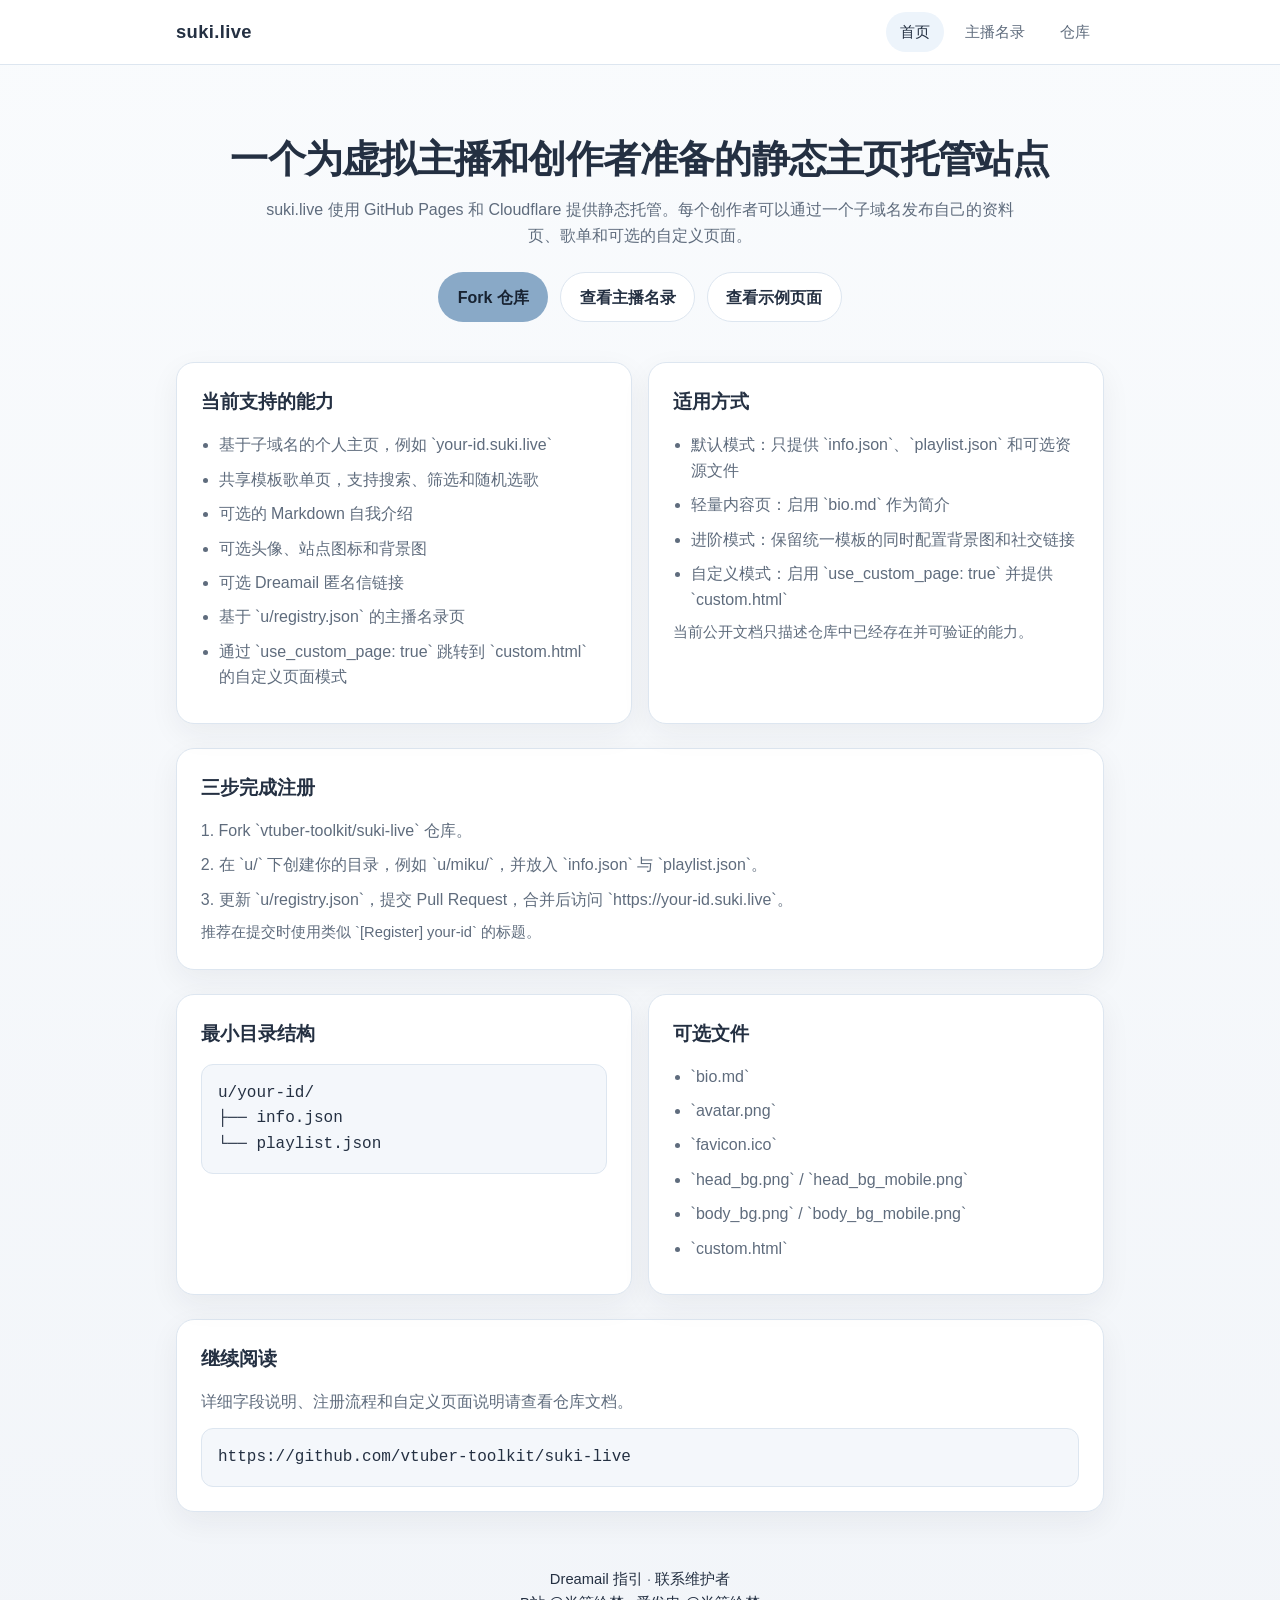
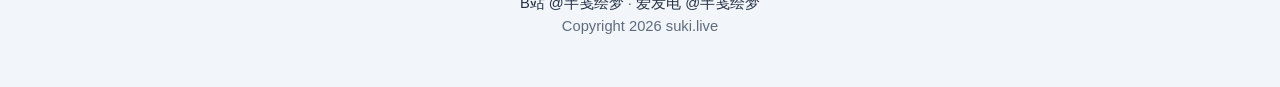
<file: index.html>
<!DOCTYPE html>
<html lang="zh-CN">

<head>
  <meta charset="UTF-8" />
  <meta name="viewport" content="width=device-width, initial-scale=1.0" />
  <title>suki.live</title>
  <link rel="stylesheet" href="/assets/css/site.css" />
</head>

<body class="home-page">
  <nav class="navbar">
    <div class="nav-content">
      <a href="/" class="nav-logo">suki.live</a>
      <div class="nav-links">
        <a href="/" class="nav-link active">首页</a>
        <a href="/registry.html" class="nav-link">主播名录</a>
        <a href="https://github.com/vtuber-toolkit/suki-live" class="nav-link" target="_blank" rel="noopener">仓库</a>
      </div>
    </div>
  </nav>

  <main class="container">
    <section class="hero">
      <h1>一个为虚拟主播和创作者准备的静态主页托管站点</h1>
      <p>
        suki.live 使用 GitHub Pages 和 Cloudflare 提供静态托管。每个创作者可以通过一个子域名发布自己的资料页、歌单和可选的自定义页面。
      </p>
      <div class="hero-links">
        <a href="https://github.com/vtuber-toolkit/suki-live/fork" class="button button-primary" target="_blank" rel="noopener">Fork 仓库</a>
        <a href="/registry.html" class="button button-secondary">查看主播名录</a>
        <a href="https://example.suki.live" class="button button-secondary" target="_blank" rel="noopener">查看示例页面</a>
      </div>
    </section>

    <section class="section grid">
      <div class="panel">
        <h2>当前支持的能力</h2>
        <ul class="feature-list">
          <li>基于子域名的个人主页，例如 `your-id.suki.live`</li>
          <li>共享模板歌单页，支持搜索、筛选和随机选歌</li>
          <li>可选的 Markdown 自我介绍</li>
          <li>可选头像、站点图标和背景图</li>
          <li>可选 Dreamail 匿名信链接</li>
          <li>基于 `u/registry.json` 的主播名录页</li>
          <li>通过 `use_custom_page: true` 跳转到 `custom.html` 的自定义页面模式</li>
        </ul>
      </div>
      <div class="panel">
        <h2>适用方式</h2>
        <ul class="feature-list">
          <li>默认模式：只提供 `info.json`、`playlist.json` 和可选资源文件</li>
          <li>轻量内容页：启用 `bio.md` 作为简介</li>
          <li>进阶模式：保留统一模板的同时配置背景图和社交链接</li>
          <li>自定义模式：启用 `use_custom_page: true` 并提供 `custom.html`</li>
        </ul>
        <p class="subtle">
          当前公开文档只描述仓库中已经存在并可验证的能力。
        </p>
      </div>
    </section>

    <section class="section panel">
      <h2>三步完成注册</h2>
      <ol class="step-list">
        <li>Fork `vtuber-toolkit/suki-live` 仓库。</li>
        <li>在 `u/` 下创建你的目录，例如 `u/miku/`，并放入 `info.json` 与 `playlist.json`。</li>
        <li>更新 `u/registry.json`，提交 Pull Request，合并后访问 `https://your-id.suki.live`。</li>
      </ol>
      <p class="subtle">
        推荐在提交时使用类似 `[Register] your-id` 的标题。
      </p>
    </section>

    <section class="section grid">
      <div class="panel">
        <h2>最小目录结构</h2>
        <pre><code>u/your-id/
├── info.json
└── playlist.json</code></pre>
      </div>
      <div class="panel">
        <h2>可选文件</h2>
        <ul class="file-list">
          <li>`bio.md`</li>
          <li>`avatar.png`</li>
          <li>`favicon.ico`</li>
          <li>`head_bg.png` / `head_bg_mobile.png`</li>
          <li>`body_bg.png` / `body_bg_mobile.png`</li>
          <li>`custom.html`</li>
        </ul>
      </div>
    </section>

    <section class="section panel">
      <h2>继续阅读</h2>
      <p>
        详细字段说明、注册流程和自定义页面说明请查看仓库文档。
      </p>
      <pre><code>https://github.com/vtuber-toolkit/suki-live</code></pre>
    </section>
  </main>

  <footer class="container">
    <p><a href="https://dreamail.cn/" target="_blank" rel="noopener">Dreamail 指引</a> · <a href="https://space.bilibili.com/491378910" target="_blank" rel="noopener">联系维护者</a></p>
    <p><a href="https://space.bilibili.com/491378910" target="_blank" rel="noopener">B站 @半笺绘梦</a> · <a href="https://afdian.com/a/NatsukoYamamura" target="_blank" rel="noopener">爱发电 @半笺绘梦</a></p>
    <p>Copyright 2026 suki.live</p>
  </footer>
</body>

</html>
</file>
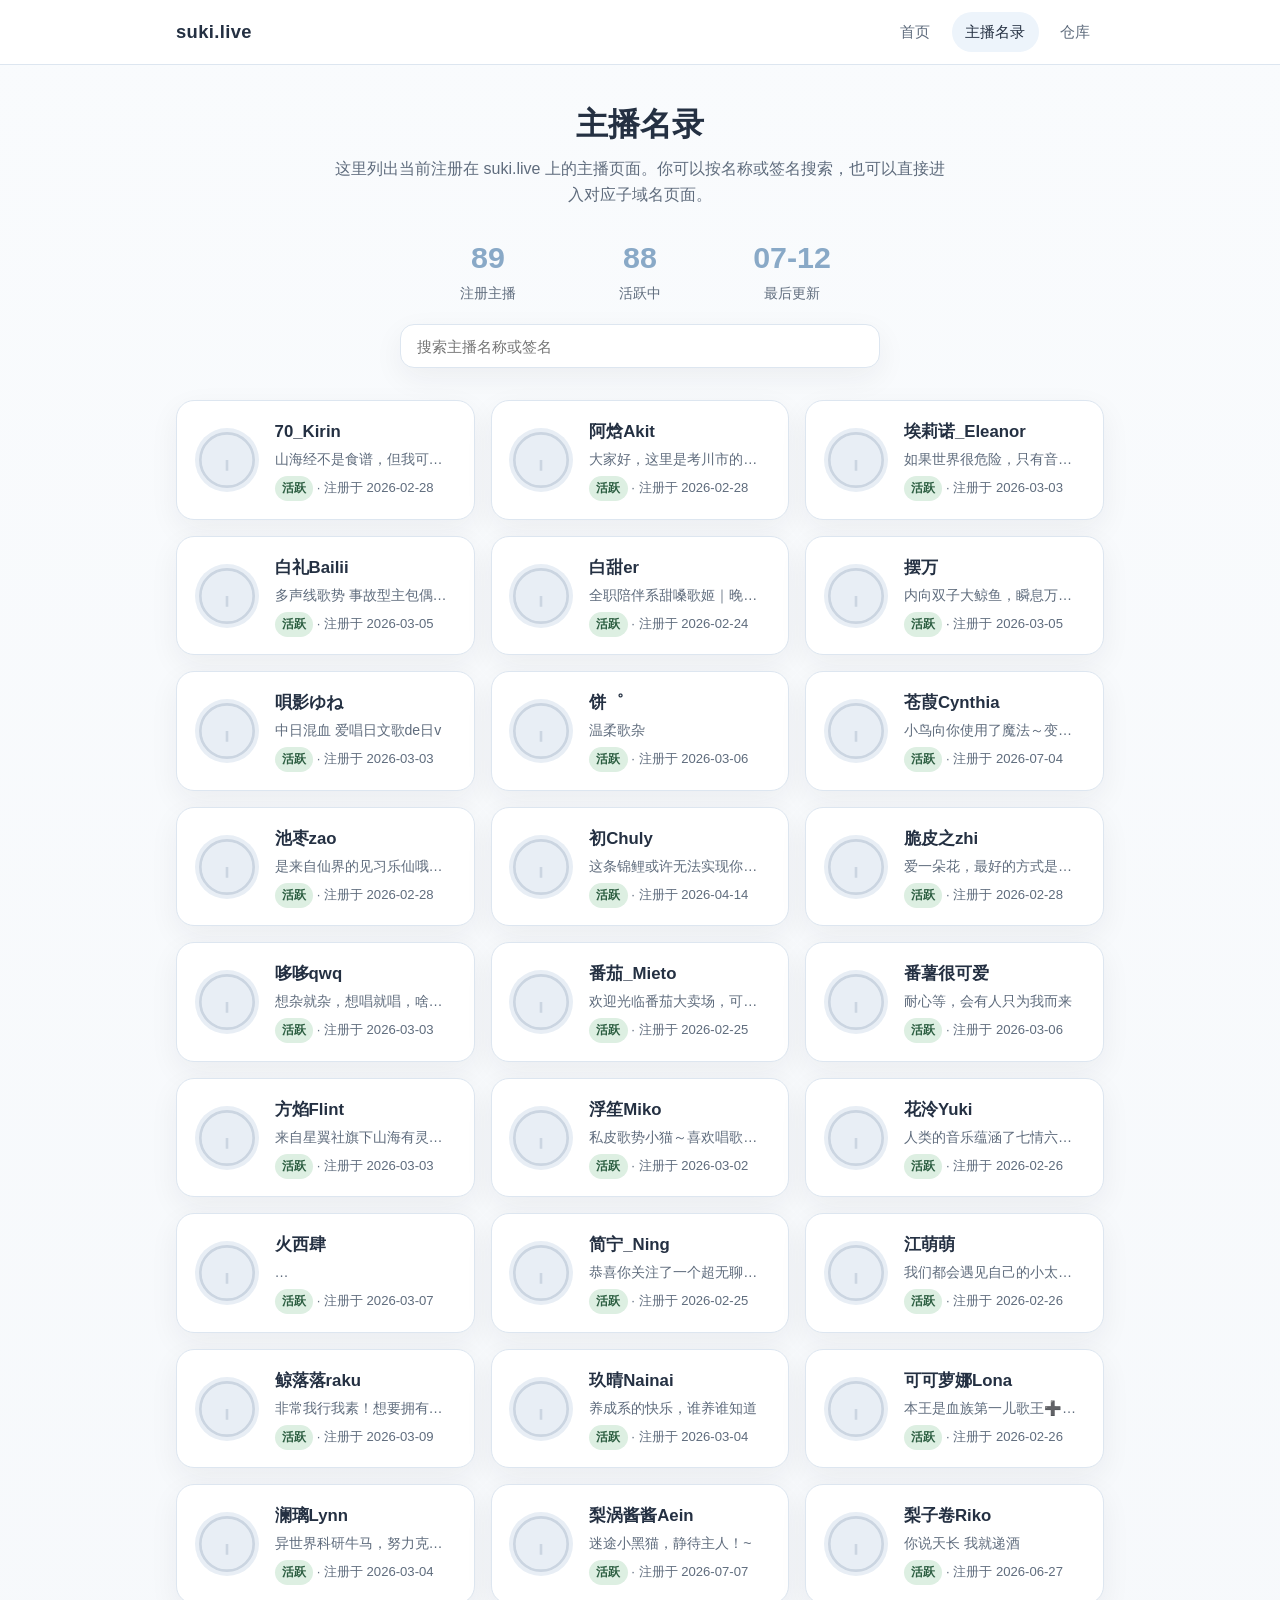
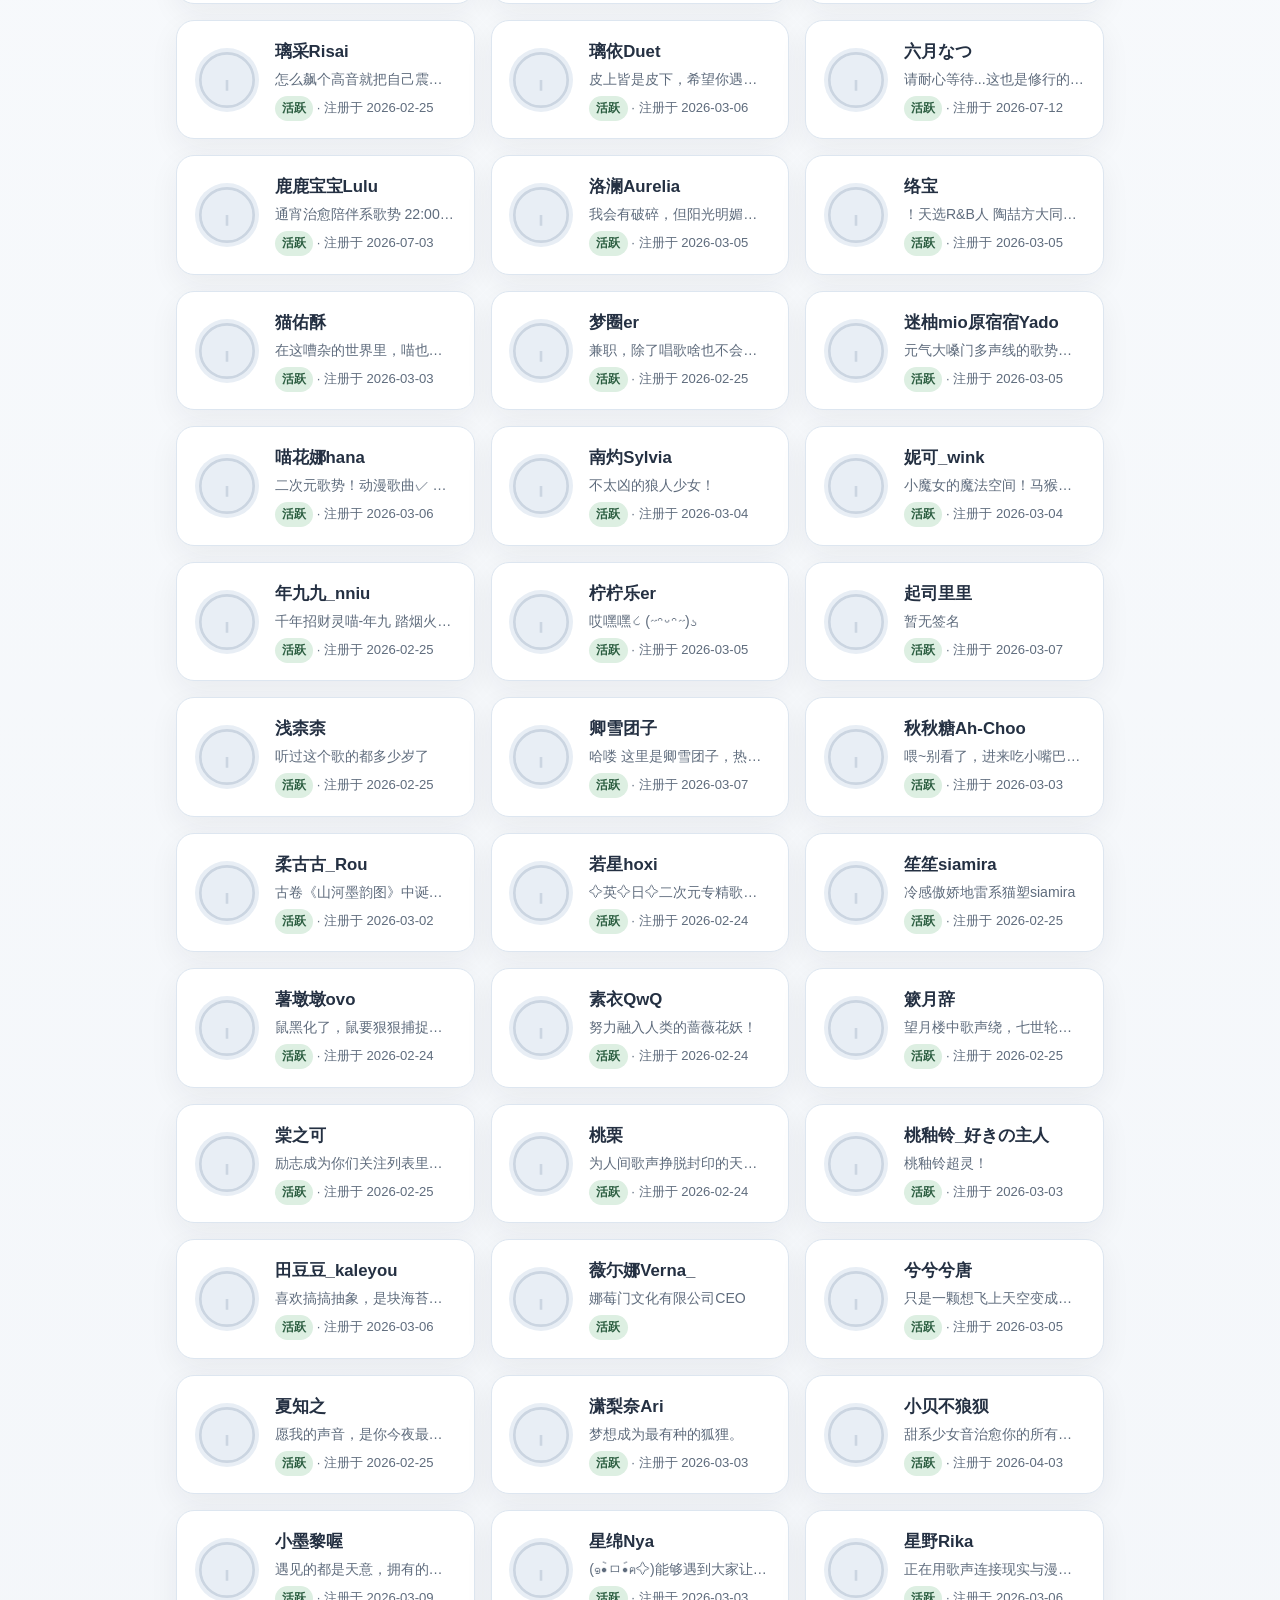
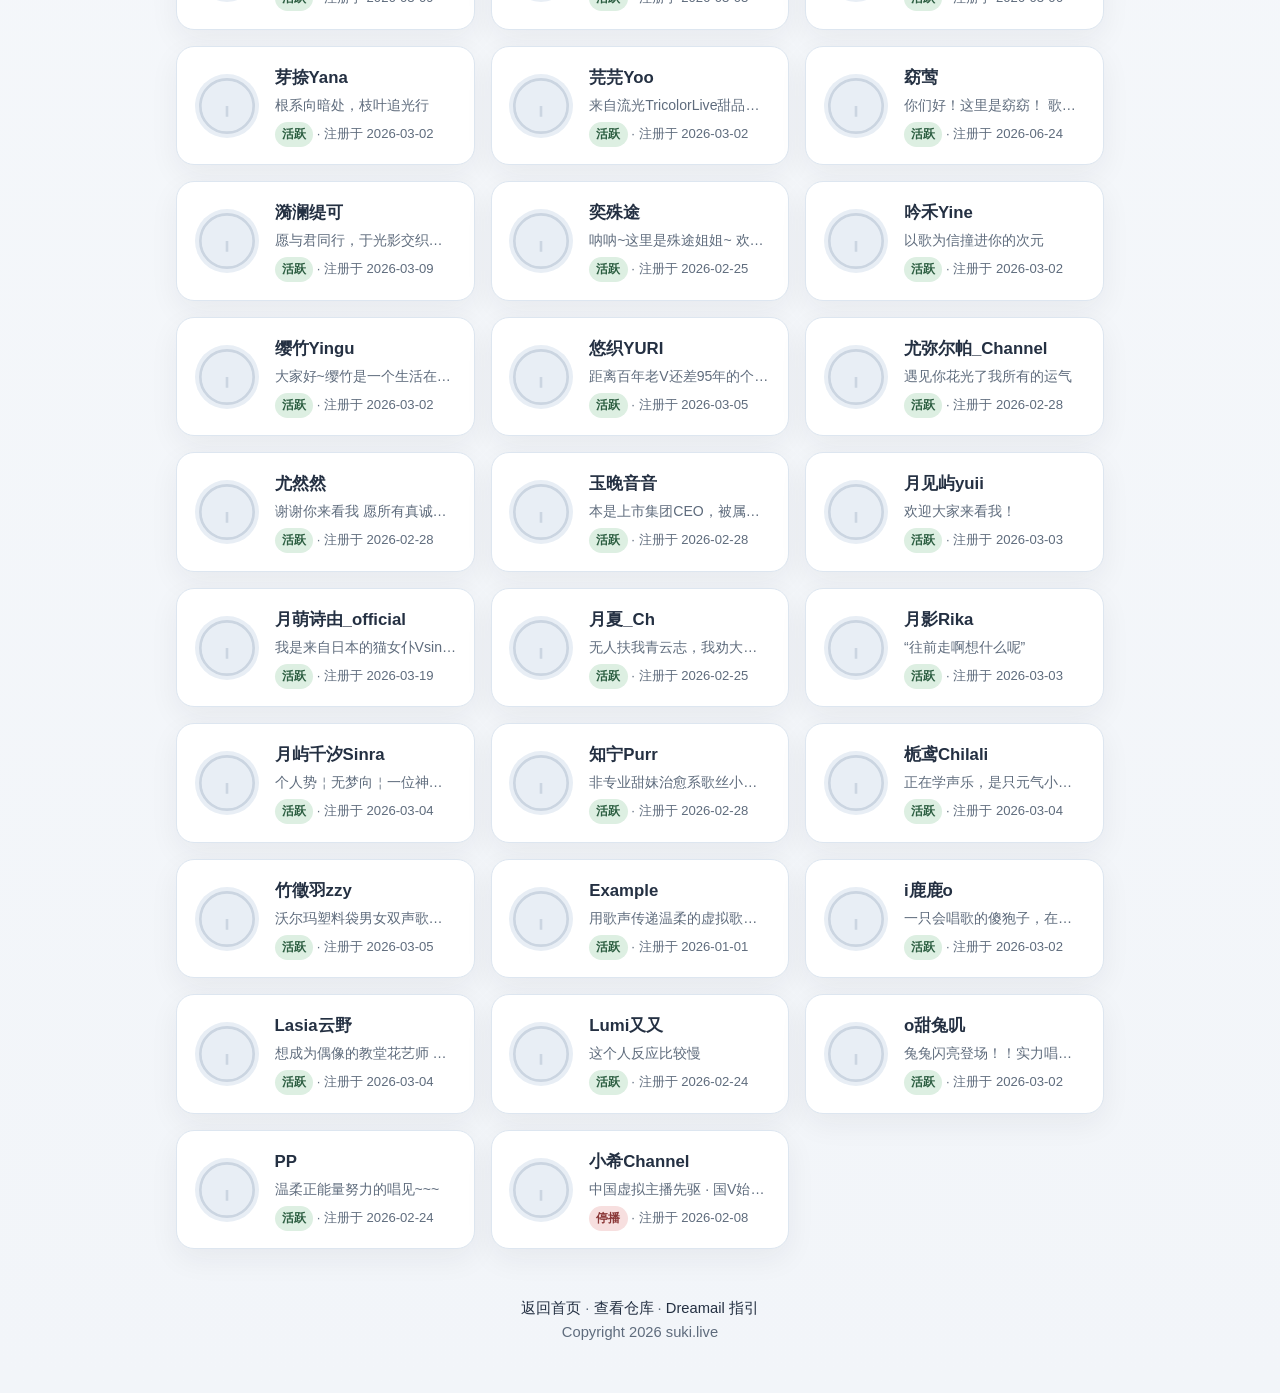
<file: registry.html>
<!DOCTYPE html>
<html lang="zh-CN">

<head>
  <meta charset="UTF-8" />
  <meta name="viewport" content="width=device-width, initial-scale=1.0" />
  <title>主播名录 · suki.live</title>
  <link rel="stylesheet" href="/assets/css/site.css" />
  <script src="/assets/js/registry.js" defer></script>
</head>

<body class="registry-page">
  <nav class="navbar">
    <div class="nav-content">
      <a href="/" class="nav-logo">suki.live</a>
      <div class="nav-links">
        <a href="/" class="nav-link">首页</a>
        <a href="/registry.html" class="nav-link active">主播名录</a>
        <a href="https://github.com/vtuber-toolkit/suki-live" class="nav-link" target="_blank" rel="noopener">仓库</a>
      </div>
    </div>
  </nav>

  <main class="container">
    <header>
      <h1>主播名录</h1>
      <p class="subtitle">这里列出当前注册在 suki.live 上的主播页面。你可以按名称或签名搜索，也可以直接进入对应子域名页面。</p>

      <div class="stats">
        <div class="stat-item">
          <div class="stat-num" id="total-count">-</div>
          <div class="stat-label">注册主播</div>
        </div>
        <div class="stat-item">
          <div class="stat-num" id="active-count">-</div>
          <div class="stat-label">活跃中</div>
        </div>
        <div class="stat-item">
          <div class="stat-num" id="updated-date">-</div>
          <div class="stat-label">最后更新</div>
        </div>
      </div>

      <div class="search-box">
        <input type="text" class="search-input" id="search-input" placeholder="搜索主播名称或签名" />
      </div>
    </header>

    <div id="vtuber-list" class="vtuber-grid">
      <div class="loading">
        <div class="loading-spinner"></div>
        <p>正在加载主播名录</p>
      </div>
    </div>

    <footer>
      <p><a href="/">返回首页</a> · <a href="https://github.com/vtuber-toolkit/suki-live" target="_blank" rel="noopener">查看仓库</a> · <a href="https://dreamail.cn/" target="_blank" rel="noopener">Dreamail 指引</a></p>
      <p>Copyright 2026 suki.live</p>
    </footer>
  </main>
</body>

</html>
</file>
<file: assets/css/site.css>
:root {
  --bg: #f7f8fb;
  --panel: #ffffff;
  --text: #243042;
  --text-light: #5f6c7d;
  --accent: #89a9c7;
  --accent-soft: #edf4fb;
  --border: #dde6f0;
  --shadow: 0 10px 30px rgba(26, 36, 51, 0.06);
}

* {
  box-sizing: border-box;
  margin: 0;
  padding: 0;
}

body {
  font-family: -apple-system, BlinkMacSystemFont, "Segoe UI", Roboto, "Helvetica Neue", Arial, sans-serif;
  background: linear-gradient(180deg, #f9fbfd 0%, #f2f5f9 100%);
  color: var(--text);
  line-height: 1.6;
}

a {
  color: inherit;
}

.navbar {
  position: sticky;
  top: 0;
  z-index: 1000;
  background: rgba(255, 255, 255, 0.92);
  backdrop-filter: blur(10px);
  border-bottom: 1px solid var(--border);
}

.nav-content,
.container {
  width: 100%;
  max-width: 960px;
  margin: 0 auto;
  padding: 0 1rem;
}

.nav-content {
  min-height: 64px;
  display: flex;
  align-items: center;
  justify-content: space-between;
  gap: 1rem;
}

.nav-logo {
  font-size: 1.15rem;
  font-weight: 700;
  color: var(--text);
  text-decoration: none;
  letter-spacing: 0.02em;
}

.nav-links {
  display: flex;
  gap: 0.5rem;
  flex-wrap: wrap;
  justify-content: flex-end;
}

.nav-link {
  color: var(--text-light);
  text-decoration: none;
  font-size: 0.95rem;
  padding: 0.5rem 0.85rem;
  border-radius: 999px;
  transition: background 0.2s, color 0.2s;
}

.nav-link:hover,
.nav-link.active {
  background: var(--accent-soft);
  color: var(--text);
}

.button {
  display: inline-block;
  padding: 0.7rem 1.15rem;
  border-radius: 999px;
  text-decoration: none;
  font-weight: 600;
  transition: transform 0.2s, background 0.2s, border-color 0.2s;
  border: 1px solid transparent;
}

.button:hover {
  transform: translateY(-1px);
}

.button-primary {
  background: var(--accent);
  color: #182332;
}

.button-secondary {
  background: var(--panel);
  color: var(--text);
  border-color: var(--border);
}

.panel {
  background: var(--panel);
  border: 1px solid var(--border);
  border-radius: 18px;
  box-shadow: var(--shadow);
}

.subtle {
  font-size: 0.92rem;
  color: var(--text-light);
}

footer {
  text-align: center;
  color: var(--text-light);
  font-size: 0.92rem;
}

footer a {
  color: var(--text);
  text-decoration: none;
}

footer a:hover {
  text-decoration: underline;
}

.home-page .hero {
  padding: 4.5rem 0 2.5rem;
  text-align: center;
}

.home-page .hero h1 {
  font-size: 2.4rem;
  line-height: 1.15;
  margin-bottom: 1rem;
  letter-spacing: -0.02em;
}

.home-page .hero p {
  max-width: 760px;
  margin: 0 auto 1.5rem;
  color: var(--text-light);
  font-size: 1rem;
}

.home-page .hero-links {
  display: flex;
  justify-content: center;
  gap: 0.75rem;
  flex-wrap: wrap;
}

.home-page .section {
  margin-bottom: 1.5rem;
}

.home-page .panel {
  padding: 1.5rem;
}

.home-page .panel h2 {
  font-size: 1.2rem;
  margin-bottom: 0.9rem;
}

.home-page .panel p,
.home-page .panel li {
  color: var(--text-light);
}

.home-page .grid {
  display: grid;
  grid-template-columns: repeat(2, minmax(0, 1fr));
  gap: 1rem;
}

.home-page .feature-list,
.home-page .step-list,
.home-page .file-list {
  padding-left: 1.1rem;
}

.home-page .feature-list li,
.home-page .step-list li,
.home-page .file-list li {
  margin-bottom: 0.55rem;
}

.home-page .panel code,
.home-page .panel pre {
  font-family: ui-monospace, SFMono-Regular, Menlo, Consolas, monospace;
}

.home-page .panel pre {
  background: #f4f7fb;
  border: 1px solid var(--border);
  border-radius: 12px;
  padding: 1rem;
  overflow-x: auto;
  margin-top: 0.8rem;
  color: var(--text);
}

.home-page footer {
  padding: 2rem 0 3rem;
}

.registry-page .container {
  padding-top: 2.5rem;
  padding-bottom: 3rem;
}

.registry-page header {
  text-align: center;
  margin-bottom: 2rem;
}

.registry-page h1 {
  font-size: 2rem;
  line-height: 1.2;
  margin-bottom: 0.8rem;
}

.registry-page .subtitle {
  color: var(--text-light);
  max-width: 620px;
  margin: 0 auto;
}

.registry-page .stats {
  display: flex;
  justify-content: center;
  gap: 2rem;
  flex-wrap: wrap;
  margin: 1.6rem 0 1.2rem;
}

.registry-page .stat-item {
  min-width: 120px;
  text-align: center;
}

.registry-page .stat-num {
  font-size: 1.9rem;
  font-weight: 700;
  color: var(--accent);
}

.registry-page .stat-label {
  color: var(--text-light);
  font-size: 0.9rem;
}

.registry-page .search-box {
  max-width: 480px;
  margin: 0 auto;
}

.registry-page .search-input {
  width: 100%;
  padding: 0.8rem 1rem;
  border: 1px solid var(--border);
  border-radius: 14px;
  background: var(--panel);
  color: var(--text);
  font-size: 0.95rem;
  box-shadow: var(--shadow);
}

.registry-page .search-input:focus {
  outline: none;
  border-color: var(--accent);
}

.registry-page .vtuber-grid {
  display: grid;
  grid-template-columns: repeat(auto-fill, minmax(280px, 1fr));
  gap: 1rem;
  margin-top: 2rem;
}

.registry-page .vtuber-card {
  display: flex;
  align-items: center;
  gap: 1rem;
  padding: 1.1rem;
  background: var(--panel);
  border: 1px solid var(--border);
  border-radius: 18px;
  text-decoration: none;
  color: inherit;
  box-shadow: var(--shadow);
  transition: transform 0.2s, border-color 0.2s;
}

.registry-page .vtuber-card:hover {
  transform: translateY(-2px);
  border-color: var(--accent);
}

.registry-page .vtuber-avatar {
  width: 64px;
  height: 64px;
  border-radius: 50%;
  object-fit: cover;
  background: #e8eef5;
  flex-shrink: 0;
}

.registry-page .vtuber-info {
  min-width: 0;
  flex: 1;
}

.registry-page .vtuber-name {
  font-size: 1.05rem;
  font-weight: 700;
  margin-bottom: 0.15rem;
  white-space: nowrap;
  overflow: hidden;
  text-overflow: ellipsis;
}

.registry-page .vtuber-tagline {
  color: var(--text-light);
  font-size: 0.88rem;
  white-space: nowrap;
  overflow: hidden;
  text-overflow: ellipsis;
}

.registry-page .vtuber-meta {
  margin-top: 0.35rem;
  color: var(--text-light);
  font-size: 0.82rem;
}

.registry-page .status-badge {
  display: inline-block;
  padding: 0.18rem 0.45rem;
  border-radius: 999px;
  font-size: 0.75rem;
  font-weight: 600;
}

.registry-page .status-active {
  background: #ddefe2;
  color: #2b5d40;
}

.registry-page .status-inactive {
  background: #f7dfdf;
  color: #8a3737;
}

.registry-page .status-banned,
.registry-page .status-memorial {
  background: #ece8f8;
  color: #53458d;
}

.registry-page .loading,
.registry-page .empty-state {
  grid-column: 1 / -1;
  text-align: center;
  padding: 3rem 1rem;
  color: var(--text-light);
  background: var(--panel);
  border: 1px solid var(--border);
  border-radius: 18px;
  box-shadow: var(--shadow);
}

.registry-page .empty-state h3 {
  margin-bottom: 0.5rem;
  color: var(--text);
}

.registry-page .loading-spinner {
  width: 40px;
  height: 40px;
  border: 3px solid var(--border);
  border-top-color: var(--accent);
  border-radius: 50%;
  animation: registry-spin 1s linear infinite;
  margin: 0 auto 1rem;
}

.registry-page footer {
  margin-top: 3rem;
}

@keyframes registry-spin {
  to {
    transform: rotate(360deg);
  }
}

@media (max-width: 720px) {
  .nav-content {
    align-items: flex-start;
    padding-top: 0.85rem;
    padding-bottom: 0.85rem;
    flex-direction: column;
  }

  .nav-links {
    justify-content: flex-start;
  }

  .home-page .hero {
    padding-top: 3rem;
  }

  .home-page .hero h1 {
    font-size: 1.9rem;
  }

  .home-page .grid {
    grid-template-columns: 1fr;
  }

  .registry-page h1 {
    font-size: 1.7rem;
  }

  .registry-page .vtuber-grid {
    grid-template-columns: 1fr;
  }
}
</file>
